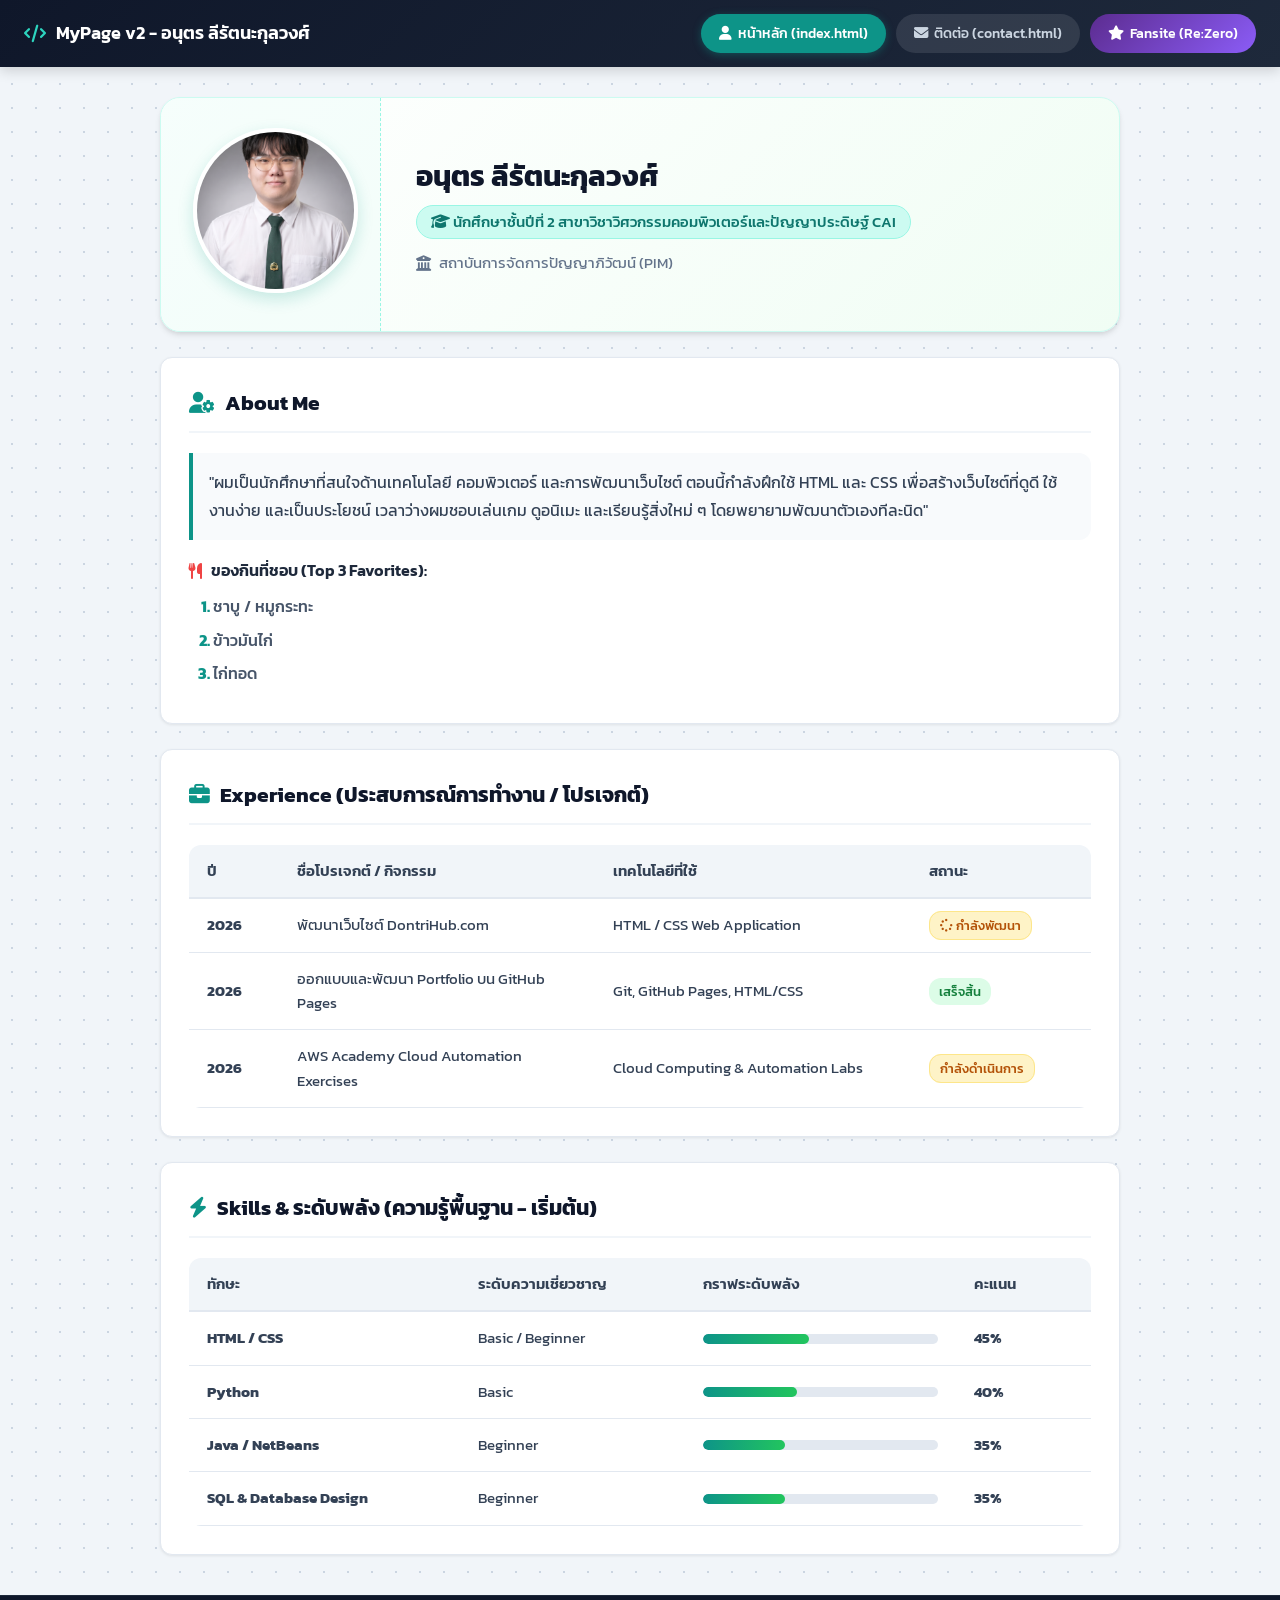
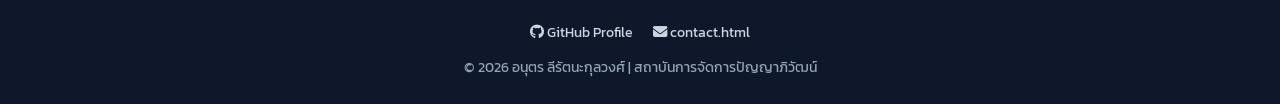
<file: index.html>
<!DOCTYPE html>
<html lang="th">
<head>
    <meta charset="UTF-8">
    <meta name="viewport" content="width=device-width, initial-scale=1.0">
    <title>อนุตร ลีรัตนะกุลวงศ์ - MyPage v2</title>
    <link rel="stylesheet" href="styles.css">
    <link rel="stylesheet" href="https://cdnjs.cloudflare.com/ajax/libs/font-awesome/6.4.0/css/all.min.css">
</head>
<body>
    <header class="app-header">
        <div class="app-title">
            <i class="fa-solid fa-code"></i>
            <span>MyPage v2 - อนุตร ลีรัตนะกุลวงศ์</span>
        </div>
        <nav class="nav-buttons">
            <a href="index.html" class="nav-link-btn active"><i class="fa-solid fa-user"></i> หน้าหลัก (index.html)</a>
            <a href="contact.html" class="nav-link-btn"><i class="fa-solid fa-envelope"></i> ติดต่อ (contact.html)</a>
            <a href="fansite.html" class="nav-link-btn" style="background: linear-gradient(135deg, #5c2c90, #8b5cf6); color:white;"><i class="fa-solid fa-star"></i> Fansite (Re:Zero)</a>
        </nav>
    </header>

    <main class="container">
        <!-- Profile Card with Circle Image -->
        <div class="card" style="padding: 0; background: transparent; border: none; box-shadow: none;">
            <table class="profile-table">
                <tr>
                    <td class="profile-img-col">
                        <img src="Nunu.png" alt="รูปโปรไฟล์ อนุตร ลีรัตนะกุลวงศ์" class="profile-avatar" onerror="this.onerror=null; this.src='Nunu2_2.jpg';">
                    </td>
                    <td class="profile-info-col">
                        <h1 class="profile-name">อนุตร ลีรัตนะกุลวงศ์</h1>
                        <div class="profile-title">
                            <i class="fa-solid fa-graduation-cap"></i> นักศึกษาชั้นปีที่ 2 สาขาวิชาวิศวกรรมคอมพิวเตอร์และปัญญาประดิษฐ์ CAI
                        </div>
                        <div class="profile-institution">
                            <i class="fa-solid fa-building-columns"></i> สถาบันการจัดการปัญญาภิวัฒน์ (PIM)
                        </div>
                    </td>
                </tr>
            </table>
        </div>

        <!-- About Me Card -->
        <div class="card">
            <h2 class="section-header"><i class="fa-solid fa-user-gear"></i> About Me</h2>
            <div class="about-text">
                "ผมเป็นนักศึกษาที่สนใจด้านเทคโนโลยี คอมพิวเตอร์ และการพัฒนาเว็บไซต์ ตอนนี้กำลังฝึกใช้ HTML และ CSS เพื่อสร้างเว็บไซต์ที่ดูดี ใช้งานง่าย และเป็นประโยชน์ เวลาว่างผมชอบเล่นเกม ดูอนิเมะ และเรียนรู้สิ่งใหม่ ๆ โดยพยายามพัฒนาตัวเองทีละนิด"
            </div>
            <div>
                <div class="food-list-title"><i class="fa-solid fa-utensils" style="color: #ef4444;"></i> ของกินที่ชอบ (Top 3 Favorites):</div>
                <ol class="food-ol">
                    <li>ชาบู / หมูกระทะ</li>
                    <li>ข้าวมันไก่</li>
                    <li>ไก่ทอด</li>
                </ol>
            </div>
        </div>

        <!-- Experience Card -->
        <div class="card">
            <h2 class="section-header"><i class="fa-solid fa-briefcase"></i> Experience (ประสบการณ์การทำงาน / โปรเจกต์)</h2>
            <table class="custom-table">
                <thead>
                    <tr>
                        <th style="width: 10%;">ปี</th>
                        <th style="width: 35%;">ชื่อโปรเจกต์ / กิจกรรม</th>
                        <th style="width: 35%;">เทคโนโลยีที่ใช้</th>
                        <th style="width: 20%;">สถานะ</th>
                    </tr>
                </thead>
                <tbody>
                    <tr>
                        <td><strong>2026</strong></td>
                        <td>พัฒนาเว็บไซต์ DontriHub.com</td>
                        <td>HTML / CSS Web Application</td>
                        <td><span class="badge-status badge-ongoing"><i class="fa-solid fa-spinner fa-spin"></i> กำลังพัฒนา</span></td>
                    </tr>
                    <tr>
                        <td><strong>2026</strong></td>
                        <td>ออกแบบและพัฒนา Portfolio บน GitHub Pages</td>
                        <td>Git, GitHub Pages, HTML/CSS</td>
                        <td><span class="badge-status badge-completed">เสร็จสิ้น</span></td>
                    </tr>
                    <tr>
                        <td><strong>2026</strong></td>
                        <td>AWS Academy Cloud Automation Exercises</td>
                        <td>Cloud Computing & Automation Labs</td>
                        <td><span class="badge-status badge-ongoing">กำลังดำเนินการ</span></td>
                    </tr>
                </tbody>
            </table>
        </div>

        <!-- Skills Card -->
        <div class="card">
            <h2 class="section-header"><i class="fa-solid fa-bolt"></i> Skills & ระดับพลัง (ความรู้พื้นฐาน - เริ่มต้น)</h2>
            <table class="custom-table">
                <thead>
                    <tr>
                        <th style="width: 30%;">ทักษะ</th>
                        <th style="width: 25%;">ระดับความเชี่ยวชาญ</th>
                        <th style="width: 30%;">กราฟระดับพลัง</th>
                        <th style="width: 15%;">คะแนน</th>
                    </tr>
                </thead>
                <tbody>
                    <tr>
                        <td><strong>HTML / CSS</strong></td>
                        <td>Basic / Beginner</td>
                        <td><div class="skill-bar-bg"><div class="skill-bar-fill" style="width: 45%;"></div></div></td>
                        <td><strong>45%</strong></td>
                    </tr>
                    <tr>
                        <td><strong>Python</strong></td>
                        <td>Basic</td>
                        <td><div class="skill-bar-bg"><div class="skill-bar-fill" style="width: 40%;"></div></div></td>
                        <td><strong>40%</strong></td>
                    </tr>
                    <tr>
                        <td><strong>Java / NetBeans</strong></td>
                        <td>Beginner</td>
                        <td><div class="skill-bar-bg"><div class="skill-bar-fill" style="width: 35%;"></div></div></td>
                        <td><strong>35%</strong></td>
                    </tr>
                    <tr>
                        <td><strong>SQL & Database Design</strong></td>
                        <td>Beginner</td>
                        <td><div class="skill-bar-bg"><div class="skill-bar-fill" style="width: 35%;"></div></div></td>
                        <td><strong>35%</strong></td>
                    </tr>
                </tbody>
            </table>
        </div>
    </main>

    <footer>
        <div class="footer-links">
            <a href="https://github.com/nunu2006qt" target="_blank"><i class="fa-brands fa-github"></i> GitHub Profile</a>
            <a href="contact.html"><i class="fa-solid fa-envelope"></i> contact.html</a>
        </div>
        <div>&copy; 2026 อนุตร ลีรัตนะกุลวงศ์ | สถาบันการจัดการปัญญาภิวัฒน์</div>
    </footer>
</body>
</html>
</file>
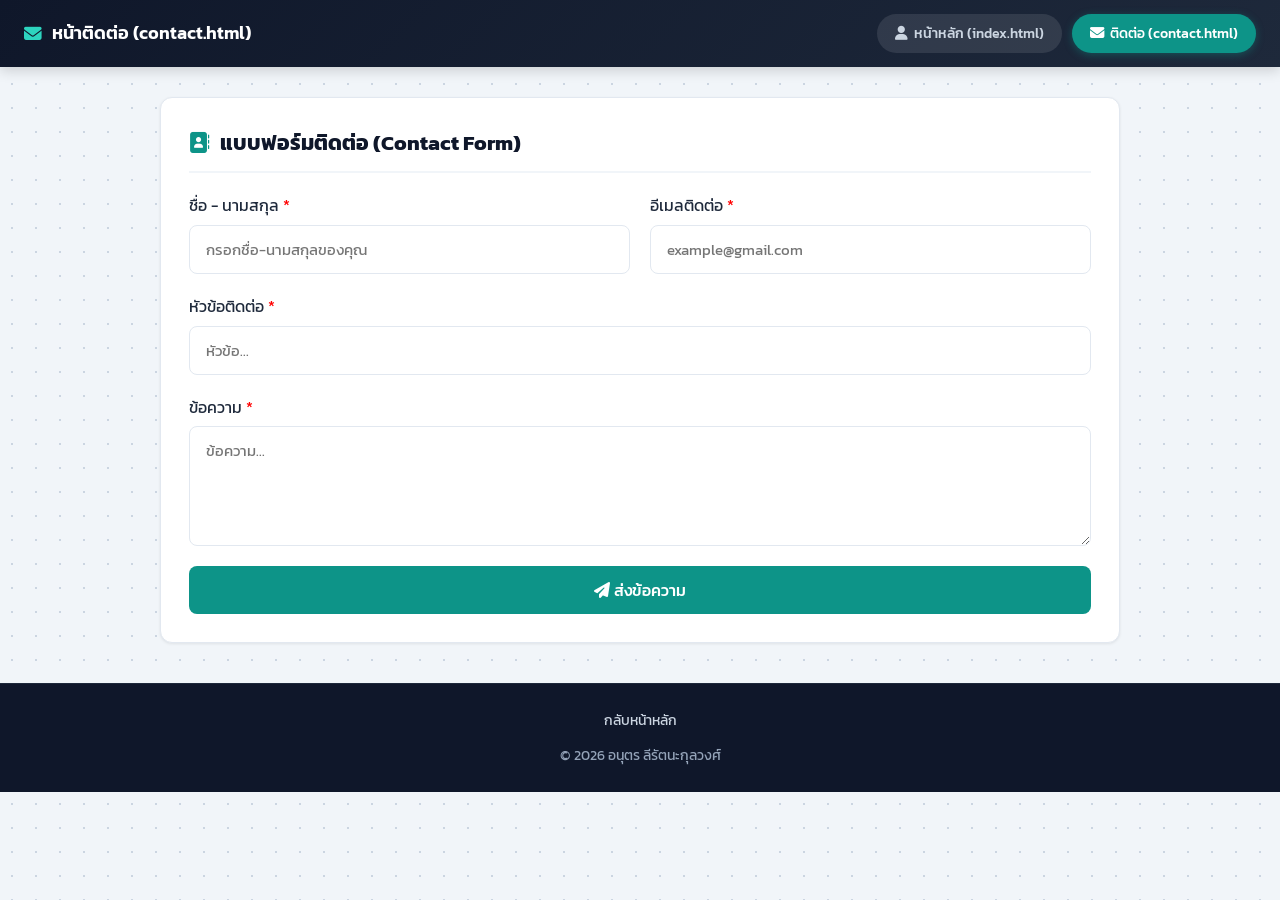
<file: contact.html>
<!DOCTYPE html>
<html lang="th">
<head>
    <meta charset="UTF-8">
    <meta name="viewport" content="width=device-width, initial-scale=1.0">
    <title>ติดต่อเรา - Contact Form</title>
    <link rel="stylesheet" href="styles.css">
    <link rel="stylesheet" href="https://cdnjs.cloudflare.com/ajax/libs/font-awesome/6.4.0/css/all.min.css">
</head>
<body>
    <header class="app-header">
        <div class="app-title">
            <i class="fa-solid fa-envelope"></i>
            <span>หน้าติดต่อ (contact.html)</span>
        </div>
        <nav class="nav-buttons">
            <a href="index.html" class="nav-link-btn"><i class="fa-solid fa-user"></i> หน้าหลัก (index.html)</a>
            <a href="contact.html" class="nav-link-btn active"><i class="fa-solid fa-envelope"></i> ติดต่อ (contact.html)</a>
        </nav>
    </header>

    <main class="container">
        <div class="card">
            <h2 class="section-header"><i class="fa-solid fa-address-book"></i> แบบฟอร์มติดต่อ (Contact Form)</h2>
            <form onsubmit="event.preventDefault(); alert('ส่งข้อความเรียบร้อยแล้ว!');">
                <div class="contact-form">
                    <div class="form-group">
                        <label>ชื่อ - นามสกุล <span style="color:red;">*</span></label>
                        <input type="text" class="form-control" placeholder="กรอกชื่อ-นามสกุลของคุณ" required>
                    </div>
                    <div class="form-group">
                        <label>อีเมลติดต่อ <span style="color:red;">*</span></label>
                        <input type="email" class="form-control" placeholder="example@gmail.com" required>
                    </div>
                    <div class="form-group full-width">
                        <label>หัวข้อติดต่อ <span style="color:red;">*</span></label>
                        <input type="text" class="form-control" placeholder="หัวข้อ..." required>
                    </div>
                    <div class="form-group full-width">
                        <label>ข้อความ <span style="color:red;">*</span></label>
                        <textarea class="form-control" style="min-height: 120px;" placeholder="ข้อความ..." required></textarea>
                    </div>
                    <div class="form-group full-width">
                        <button type="submit" class="btn-submit"><i class="fa-solid fa-paper-plane"></i> ส่งข้อความ</button>
                    </div>
                </div>
            </form>
        </div>
    </main>

    <footer>
        <div class="footer-links">
            <a href="index.html">กลับหน้าหลัก</a>
        </div>
        <div>&copy; 2026 อนุตร ลีรัตนะกุลวงศ์</div>
    </footer>
</body>
</html>
</file>
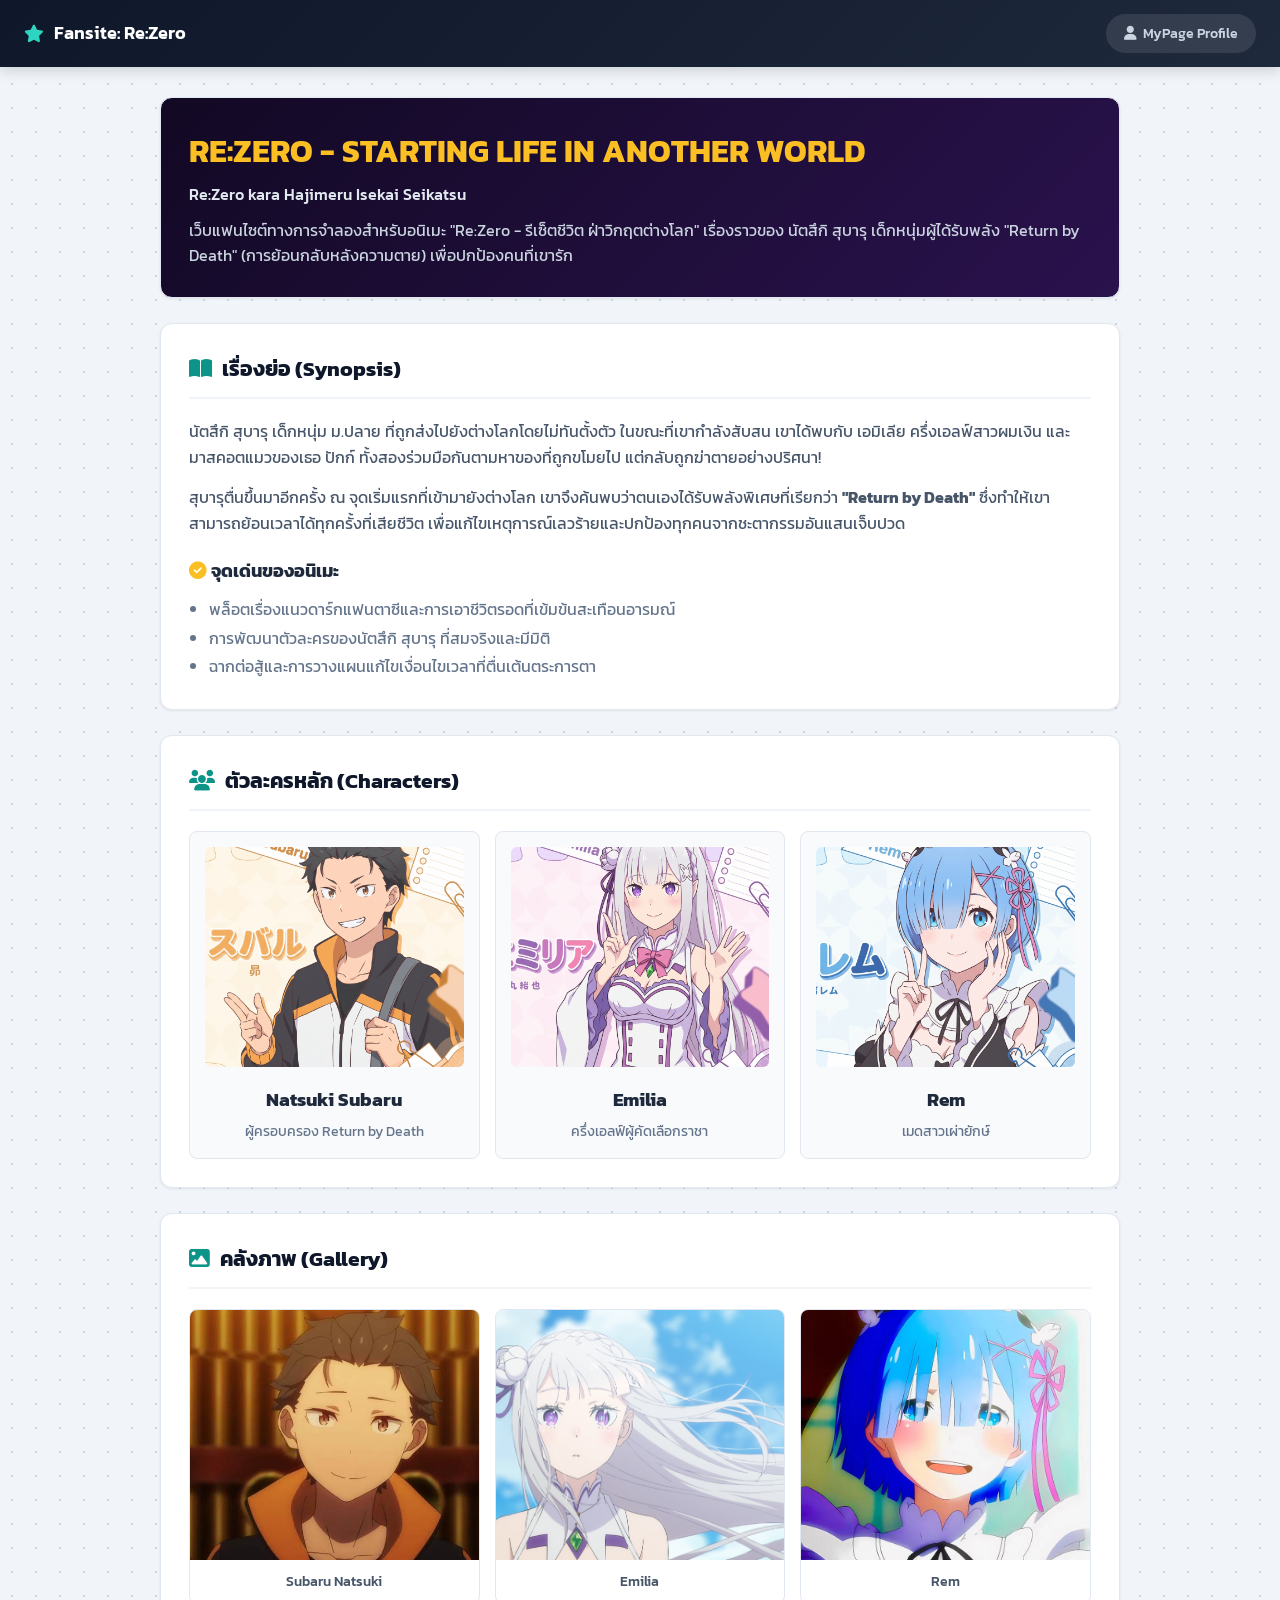
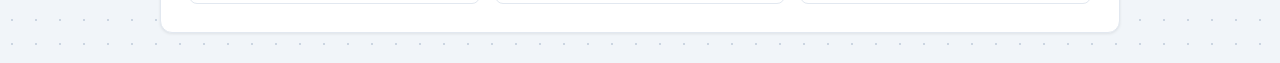
<file: fansite.html>
<!DOCTYPE html>
<html lang="th">
<head>
    <meta charset="UTF-8">
    <meta name="viewport" content="width=device-width, initial-scale=1.0">
    <title>Re:Zero Fansite v1</title>
    <link rel="stylesheet" href="styles.css">
    <link rel="stylesheet" href="https://cdnjs.cloudflare.com/ajax/libs/font-awesome/6.4.0/css/all.min.css">
</head>
<body>
    <header class="app-header">
        <div class="app-title"><i class="fa-solid fa-star"></i> Fansite: Re:Zero</div>
        <nav class="nav-buttons">
            <a href="index.html" class="nav-link-btn"><i class="fa-solid fa-user"></i> MyPage Profile</a>
        </nav>
    </header>

    <main class="container">
        <!-- Hero Section -->
        <div class="card" style="background: linear-gradient(135deg, #120924 0%, #2a124d 100%); color: white;">
            <h1 style="color: #fbbf24; font-size: 2rem;">RE:ZERO - STARTING LIFE IN ANOTHER WORLD</h1>
            <p style="margin-top: 5px; color: #e2e8f0; font-weight: 500;">Re:Zero kara Hajimeru Isekai Seikatsu</p>
            <p style="margin-top: 10px; color: #cbd5e1;">
                เว็บแฟนไซต์ทางการจำลองสำหรับอนิเมะ "Re:Zero - รีเซ็ตชีวิต ฝ่าวิกฤตต่างโลก" เรื่องราวของ นัตสึกิ สุบารุ เด็กหนุ่มผู้ได้รับพลัง "Return by Death" (การย้อนกลับหลังความตาย) เพื่อปกป้องคนที่เขารัก
            </p>
        </div>

        <!-- เรื่องย่อ (Synopsis) -->
        <div class="card">
            <h2 class="section-header"><i class="fa-solid fa-book-open"></i> เรื่องย่อ (Synopsis)</h2>
            <p style="color: #475569; line-height: 1.6; margin-bottom: 15px;">
                นัตสึกิ สุบารุ เด็กหนุ่ม ม.ปลาย ที่ถูกส่งไปยังต่างโลกโดยไม่ทันตั้งตัว ในขณะที่เขากำลังสับสน เขาได้พบกับ เอมิเลีย ครึ่งเอลฟ์สาวผมเงิน และมาสคอตแมวของเธอ ปักก์ ทั้งสองร่วมมือกันตามหาของที่ถูกขโมยไป แต่กลับถูกฆ่าตายอย่างปริศนา!
            </p>
            <p style="color: #475569; line-height: 1.6;">
                สุบารุตื่นขึ้นมาอีกครั้ง ณ จุดเริ่มแรกที่เข้ามายังต่างโลก เขาจึงค้นพบว่าตนเองได้รับพลังพิเศษที่เรียกว่า <strong>"Return by Death"</strong> ซึ่งทำให้เขาสามารถย้อนเวลาได้ทุกครั้งที่เสียชีวิต เพื่อแก้ไขเหตุการณ์เลวร้ายและปกป้องทุกคนจากชะตากรรมอันแสนเจ็บปวด
            </p>

            <h3 style="margin-top: 20px; color: #1e293b; font-size: 1.1rem;"><i class="fa-solid fa-circle-check" style="color: #fbbf24;"></i> จุดเด่นของอนิเมะ</h3>
            <ul style="margin-top: 10px; padding-left: 20px; color: #64748b; line-height: 1.8;">
                <li>พล็อตเรื่องแนวดาร์กแฟนตาซีและการเอาชีวิตรอดที่เข้มข้นสะเทือนอารมณ์</li>
                <li>การพัฒนาตัวละครของนัตสึกิ สุบารุ ที่สมจริงและมีมิติ</li>
                <li>ฉากต่อสู้และการวางแผนแก้ไขเงื่อนไขเวลาที่ตื่นเต้นตระการตา</li>
            </ul>
        </div>
        
        <!-- ตัวละครหลัก (Characters) -->
        <div class="card">
            <h2 class="section-header"><i class="fa-solid fa-users"></i> ตัวละครหลัก (Characters)</h2>
            <div style="display: grid; grid-template-columns: repeat(auto-fit, minmax(200px, 1fr)); gap: 15px;">
                <div style="background:#f8fafc; padding: 15px; border-radius: 8px; border: 1px solid #e2e8f0; text-align: center;">
                    <img src="Subaru.png" alt="Natsuki Subaru" style="width: 100%; height: 220px; object-fit: cover; border-radius: 6px; margin-bottom: 10px;">
                    <h3 style="color: #1e293b;">Natsuki Subaru</h3>
                    <p style="color:#64748b; font-size: 0.9rem; margin-top: 5px;">ผู้ครอบครอง Return by Death</p>
                </div>
                <div style="background:#f8fafc; padding: 15px; border-radius: 8px; border: 1px solid #e2e8f0; text-align: center;">
                    <img src="Emilia.png" alt="Emilia" style="width: 100%; height: 220px; object-fit: cover; border-radius: 6px; margin-bottom: 10px;">
                    <h3 style="color: #1e293b;">Emilia</h3>
                    <p style="color:#64748b; font-size: 0.9rem; margin-top: 5px;">ครึ่งเอลฟ์ผู้คัดเลือกราชา</p>
                </div>
                <div style="background:#f8fafc; padding: 15px; border-radius: 8px; border: 1px solid #e2e8f0; text-align: center;">
                    <img src="Rem.png" alt="Rem" style="width: 100%; height: 220px; object-fit: cover; border-radius: 6px; margin-bottom: 10px;">
                    <h3 style="color: #1e293b;">Rem</h3>
                    <p style="color:#64748b; font-size: 0.9rem; margin-top: 5px;">เมดสาวเผ่ายักษ์</p>
                </div>
            </div>
        </div>

        <!-- คลังภาพ (Gallery) -->
        <div class="card">
            <h2 class="section-header"><i class="fa-solid fa-image"></i> คลังภาพ (Gallery)</h2>
            <div style="display: grid; grid-template-columns: repeat(auto-fit, minmax(200px, 1fr)); gap: 15px;">
                <div style="overflow: hidden; border-radius: 8px; border: 1px solid #e2e8f0; background: #fff;">
                    <img src="Subaru2.png" alt="Subaru Illustration" style="width: 100%; height: 250px; object-fit: cover; display: block; transition: transform 0.3s ease;">
                    <div style="padding: 10px; font-size: 0.9rem; color: #475569; text-align: center; font-weight: 500;">Subaru Natsuki</div>
                </div>
                <div style="overflow: hidden; border-radius: 8px; border: 1px solid #e2e8f0; background: #fff;">
                    <img src="Emilia2.png" alt="Emilia Illustration" style="width: 100%; height: 250px; object-fit: cover; display: block; transition: transform 0.3s ease;">
                    <div style="padding: 10px; font-size: 0.9rem; color: #475569; text-align: center; font-weight: 500;">Emilia</div>
                </div>
                <div style="overflow: hidden; border-radius: 8px; border: 1px solid #e2e8f0; background: #fff;">
                    <img src="Rem2.png" alt="Rem Illustration" style="width: 100%; height: 250px; object-fit: cover; display: block; transition: transform 0.3s ease;">
                    <div style="padding: 10px; font-size: 0.9rem; color: #475569; text-align: center; font-weight: 500;">Rem</div>
                </div>
            </div>
        </div>
    </main>
</body>
</html>
</file>
<file: styles.css>
/* ==========================================================================
   styles.css - MyPage v2 & Re:Zero Fansite
   ========================================================================== */
@import url('https://fonts.googleapis.com/css2?family=Kanit:wght@300;400;500;600;700&family=Prompt:wght@300;400;500;600&display=swap');

:root {
    --primary-color: #0d9488;
    --primary-dark: #0f766e;
    --primary-light: #ccfbf1;
    --secondary-color: #6366f1;
    --accent-color: #f59e0b;
    --bg-main: #f1f5f9;
    --card-bg: #ffffff;
    --text-main: #1e293b;
    --text-muted: #64748b;
    --border-color: #e2e8f0;
    --shadow-sm: 0 1px 3px rgba(0,0,0,0.08);
    --shadow-md: 0 4px 6px -1px rgba(0,0,0,0.1), 0 2px 4px -1px rgba(0,0,0,0.06);
    --shadow-lg: 0 10px 15px -3px rgba(0,0,0,0.1), 0 4px 6px -2px rgba(0,0,0,0.05);
    --radius-md: 12px;
    --radius-lg: 20px;
    
    --rezero-purple: #5c2c90;
    --rezero-teal: #00b4d8;
    --rezero-dark: #120924;
    --rezero-gold: #fbbf24;
}

* {
    box-sizing: border-box;
    margin: 0;
    padding: 0;
    font-family: 'Kanit', 'Prompt', sans-serif;
}

body {
    background-color: var(--bg-main);
    background-image: radial-gradient(#cbd5e1 1px, transparent 1px);
    background-size: 24px 24px;
    color: var(--text-main);
    line-height: 1.6;
    min-height: 100vh;
}

a {
    color: var(--primary-color);
    text-decoration: none;
    transition: all 0.2s ease;
}

a:hover { color: var(--primary-dark); }

.app-header {
    background: linear-gradient(135deg, #0f172a, #1e293b);
    backdrop-filter: blur(10px);
    color: white;
    padding: 14px 24px;
    position: sticky;
    top: 0;
    z-index: 1000;
    box-shadow: 0 4px 12px rgba(0,0,0,0.15);
    display: flex;
    justify-content: space-between;
    align-items: center;
    flex-wrap: wrap;
    gap: 15px;
}

.app-title {
    font-size: 1.1rem;
    font-weight: 600;
    display: flex;
    align-items: center;
    gap: 10px;
}
.app-title i { color: #2dd4bf; }

.nav-buttons {
    display: flex;
    gap: 10px;
}

.nav-link-btn {
    background: rgba(255,255,255,0.1);
    color: #cbd5e1;
    padding: 8px 18px;
    font-size: 0.9rem;
    font-weight: 500;
    border-radius: 20px;
    transition: all 0.3s ease;
    display: inline-flex;
    align-items: center;
    gap: 6px;
}

.nav-link-btn:hover, .nav-link-btn.active {
    background: var(--primary-color);
    color: white;
    box-shadow: 0 2px 8px rgba(13, 148, 136, 0.4);
}

.container {
    max-width: 1000px;
    margin: 30px auto;
    padding: 0 20px;
}

.card {
    background: var(--card-bg);
    border-radius: var(--radius-md);
    padding: 28px;
    margin-bottom: 25px;
    box-shadow: var(--shadow-sm);
    border: 1px solid var(--border-color);
    transition: box-shadow 0.3s ease;
}

.card:hover { box-shadow: var(--shadow-md); }

.section-header {
    font-size: 1.3rem;
    color: #0f172a;
    border-bottom: 2px solid #f1f5f9;
    padding-bottom: 12px;
    margin-bottom: 20px;
    display: flex;
    align-items: center;
    gap: 10px;
}
.section-header i { color: var(--primary-color); }

/* Table Layout p.59 */
.profile-table {
    width: 100%;
    border-collapse: separate;
    border-spacing: 0;
    background: linear-gradient(135deg, #ffffff 0%, #f0fdf4 100%);
    border-radius: var(--radius-lg);
    overflow: hidden;
    border: 1px solid #ccfbf1;
    box-shadow: var(--shadow-md);
}

.profile-table td { padding: 30px; vertical-align: middle; }

.profile-img-col {
    width: 220px;
    text-align: center;
    padding-right: 20px !important;
    border-right: 1px dashed #99f6e4;
    background: rgba(240, 253, 250, 0.6);
}

.profile-info-col { padding-left: 35px !important; }

.profile-avatar {
    width: 165px;
    height: 165px;
    border-radius: 50%;
    object-fit: cover;
    border: 4px solid white;
    box-shadow: 0 6px 16px rgba(13, 148, 136, 0.2);
}

.profile-name { font-size: 1.8rem; font-weight: 700; color: #0f172a; margin-bottom: 6px; }
.profile-title {
    display: inline-block;
    background: #ccfbf1;
    color: #0f766e;
    font-weight: 500;
    padding: 4px 14px;
    border-radius: 20px;
    font-size: 0.95rem;
    margin-bottom: 12px;
    border: 1px solid #99f6e4;
}
.profile-institution { color: var(--text-muted); font-size: 0.95rem; display: flex; align-items: center; gap: 8px; }

.about-text {
    color: #334155;
    line-height: 1.7;
    margin-bottom: 18px;
    font-size: 1.02rem;
    background: #f8fafc;
    padding: 16px;
    border-left: 4px solid var(--primary-color);
    border-radius: 0 var(--radius-md) var(--radius-md) 0;
}

.food-list-title { font-weight: 600; margin-bottom: 10px; color: #1e293b; display: flex; align-items: center; gap: 8px; }
.food-ol { padding-left: 24px; }
.food-ol li { margin-bottom: 8px; color: #475569; font-weight: 500; }
.food-ol li::marker { color: var(--primary-color); font-weight: bold; }

.custom-table {
    width: 100%;
    border-collapse: collapse;
    margin-top: 10px;
    background: white;
    border-radius: var(--radius-md);
    overflow: hidden;
}

.custom-table th {
    background: #f1f5f9;
    color: #334155;
    font-weight: 600;
    text-align: left;
    padding: 14px 18px;
    font-size: 0.95rem;
    border-bottom: 2px solid var(--border-color);
}

.custom-table td {
    padding: 14px 18px;
    border-bottom: 1px solid var(--border-color);
    font-size: 0.95rem;
    color: #334155;
}

.skill-bar-bg {
    width: 100%;
    background-color: #e2e8f0;
    height: 10px;
    border-radius: 5px;
    overflow: hidden;
}

.skill-bar-fill {
    height: 100%;
    background: linear-gradient(90deg, var(--primary-color), #22c55e);
    border-radius: 5px;
}

.badge-status { padding: 4px 10px; border-radius: 12px; font-size: 0.8rem; font-weight: 500; }
.badge-completed { background: #dcfce7; color: #15803d; }
.badge-ongoing { background: #fef3c7; color: #b45309; border: 1px solid #fde68a; }

.contact-form { display: grid; grid-template-columns: 1fr 1fr; gap: 20px; }
.form-group { display: flex; flex-direction: column; gap: 6px; }
.form-group.full-width { grid-column: span 2; }
.form-control {
    width: 100%;
    padding: 12px 16px;
    border: 1px solid var(--border-color);
    border-radius: 8px;
    font-size: 0.95rem;
    outline: none;
}
.form-control:focus { border-color: var(--primary-color); box-shadow: 0 0 0 3px rgba(13, 148, 136, 0.15); }

.btn-submit {
    background: var(--primary-color);
    color: white;
    border: none;
    padding: 12px 28px;
    border-radius: 8px;
    font-size: 1rem;
    font-weight: 500;
    cursor: pointer;
}

footer {
    background: #0f172a;
    color: #94a3b8;
    padding: 25px 20px;
    text-align: center;
    font-size: 0.9rem;
    margin-top: 40px;
    border-top: 1px solid #1e293b;
}

.footer-links { display: flex; justify-content: center; gap: 20px; margin-bottom: 12px; }
.footer-links a { color: #cbd5e1; }

@media (max-width: 768px) {
    .profile-table, .profile-table tbody, .profile-table tr, .profile-table td { display: block; width: 100%; }
    .profile-img-col { border-right: none; border-bottom: 1px dashed #99f6e4; padding-right: 0 !important; }
    .profile-info-col { padding-left: 0 !important; padding-top: 25px !important; text-align: center; }
    .contact-form { grid-template-columns: 1fr; }
    .form-group.full-width { grid-column: span 1; }
}
</file>
